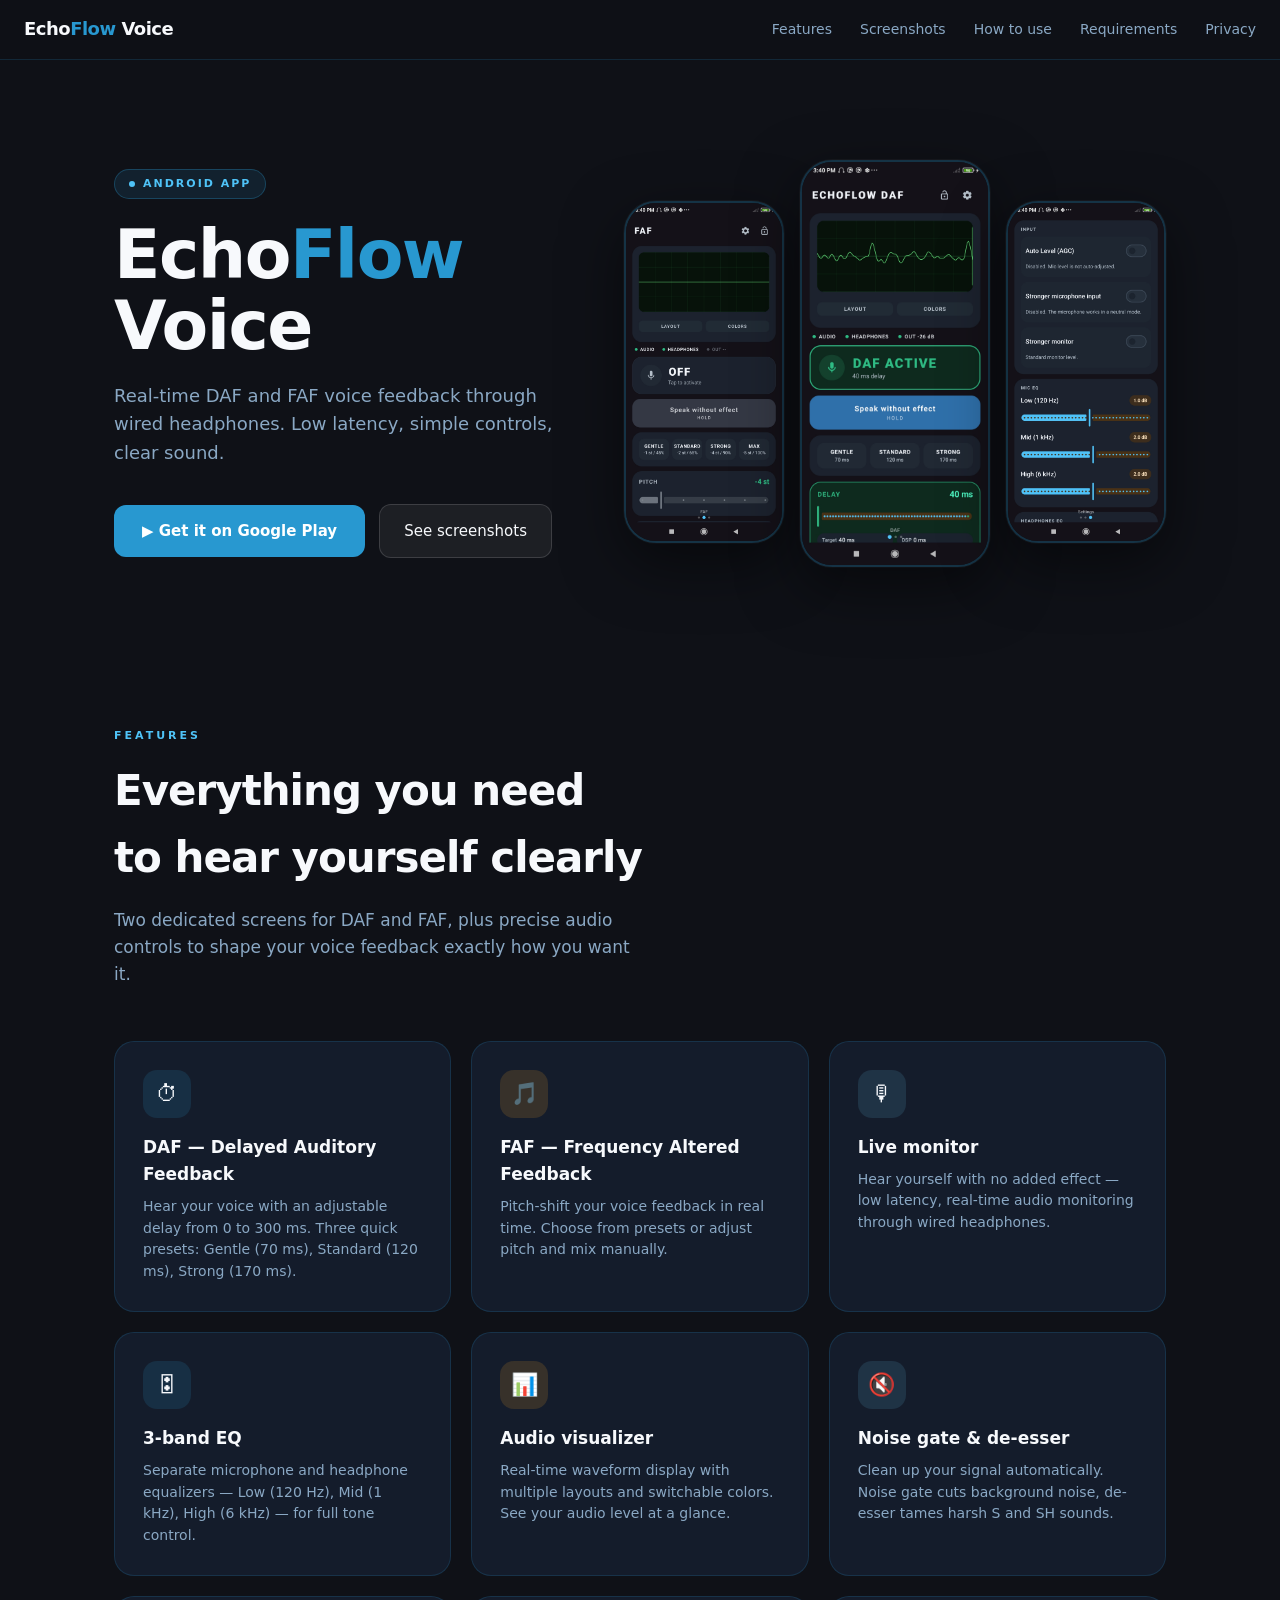
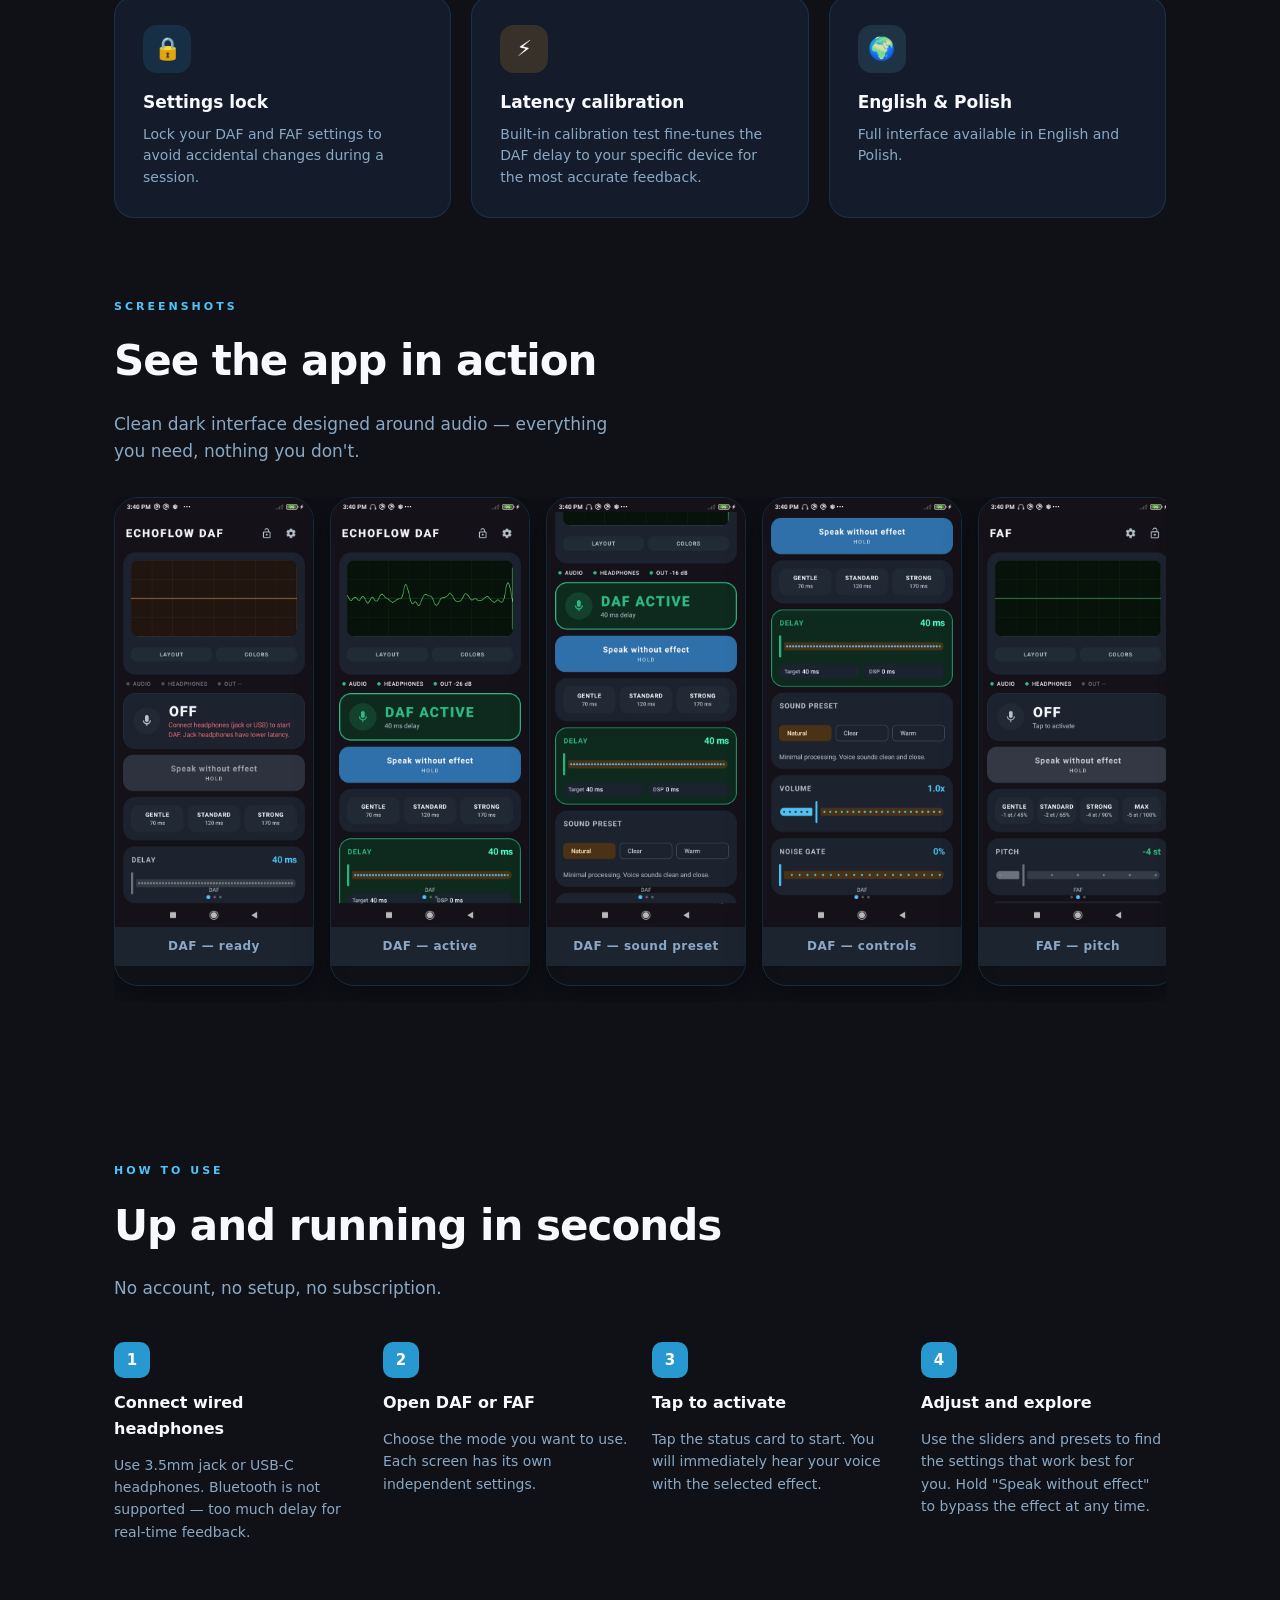
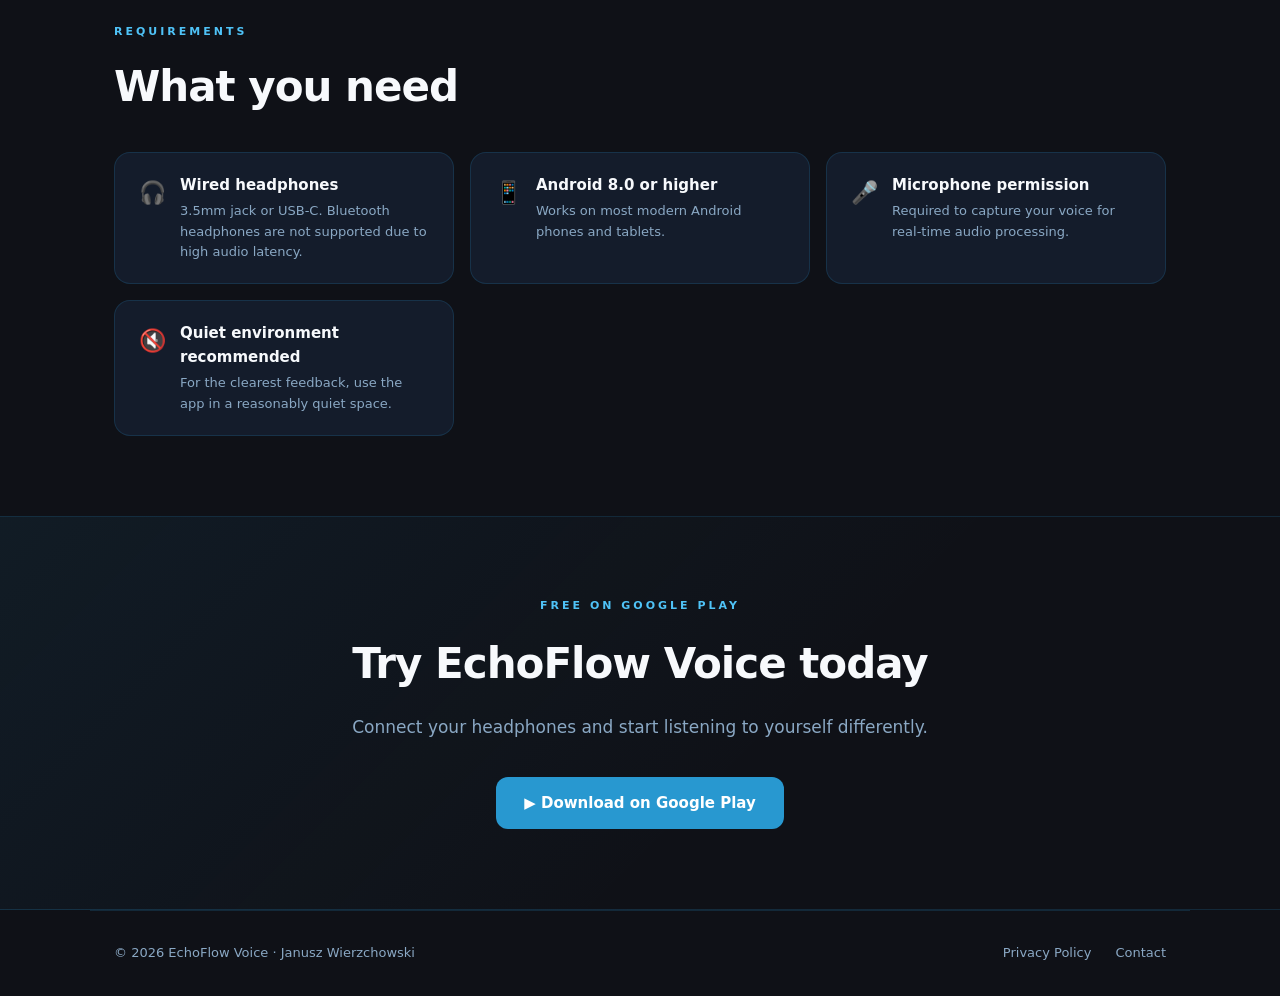
<file: index.html>
<!DOCTYPE html>
<html lang="en">
<head>
<meta charset="UTF-8">
<meta name="viewport" content="width=device-width, initial-scale=1.0">
<title>EchoFlow Voice — DAF & FAF Voice Feedback App</title>
<meta name="description" content="Real-time DAF and FAF voice feedback app for Android. Low latency audio, delayed auditory feedback, frequency altered feedback, wired headphones.">
<style>
  *, *::before, *::after { box-sizing: border-box; margin: 0; padding: 0; }

  :root {
    --bg:        #0F1117;
    --bg2:       #141C2B;
    --bg3:       #1C2430;
    --blue:      #2898D0;
    --blue-lt:   #4FC3F7;
    --orange:    #FFA726;
    --mint:      #6ED7FF;
    --white:     #F7F9FC;
    --gray:      #8AA8C4;
    --border:    rgba(40,152,208,0.18);
  }

  html { scroll-behavior: smooth; }

  body {
    background: var(--bg);
    color: var(--white);
    font-family: 'Segoe UI', system-ui, -apple-system, sans-serif;
    line-height: 1.6;
  }

  a { color: var(--blue-lt); text-decoration: none; }
  a:hover { text-decoration: underline; }

  /* NAV */
  nav {
    position: sticky; top: 0; z-index: 100;
    background: rgba(15,17,23,0.92);
    backdrop-filter: blur(12px);
    border-bottom: 1px solid var(--border);
    padding: 0 24px;
    display: flex; align-items: center; justify-content: space-between;
    height: 60px;
  }
  .nav-logo { font-size: 18px; font-weight: 700; color: var(--white); letter-spacing: -0.5px; }
  .nav-logo span { color: var(--blue); }
  .nav-links { display: flex; gap: 28px; }
  .nav-links a { color: var(--gray); font-size: 14px; font-weight: 500; }
  .nav-links a:hover { color: var(--white); text-decoration: none; }

  /* SECTIONS */
  section { padding: 80px 24px; max-width: 1100px; margin: 0 auto; }

  /* HERO */
  .hero {
    max-width: 1100px;
    margin: 0 auto;
    padding: 100px 24px 80px;
    display: flex;
    align-items: center;
    gap: 60px;
  }
  .hero-text { flex: 1; }
  .hero-badge {
    display: inline-flex; align-items: center; gap: 8px;
    background: rgba(40,152,208,0.12);
    border: 1px solid rgba(40,152,208,0.3);
    border-radius: 20px; padding: 5px 14px;
    font-size: 11px; font-weight: 600; letter-spacing: 2px;
    color: var(--blue-lt); text-transform: uppercase; margin-bottom: 20px;
  }
  .hero-badge-dot { width: 6px; height: 6px; background: var(--blue-lt); border-radius: 50%; }
  h1 { font-size: clamp(40px, 6vw, 68px); font-weight: 800; line-height: 1.05; letter-spacing: -1.5px; margin-bottom: 20px; }
  h1 span { color: var(--blue); }
  .hero-sub { font-size: 18px; color: var(--gray); margin-bottom: 36px; max-width: 460px; line-height: 1.6; }
  .hero-actions { display: flex; gap: 14px; flex-wrap: wrap; align-items: center; }
  .btn-primary {
    display: inline-flex; align-items: center; gap: 10px;
    background: var(--blue); color: #fff;
    padding: 14px 28px; border-radius: 12px;
    font-weight: 700; font-size: 15px;
    transition: background 0.2s;
  }
  .btn-primary:hover { background: var(--blue-lt); text-decoration: none; color: #0F1117; }
  .btn-secondary {
    display: inline-flex; align-items: center; gap: 8px;
    background: rgba(255,255,255,0.06);
    border: 1px solid rgba(255,255,255,0.14);
    color: var(--white); padding: 14px 24px; border-radius: 12px;
    font-weight: 500; font-size: 15px;
  }
  .btn-secondary:hover { background: rgba(255,255,255,0.1); text-decoration: none; }

  /* HERO PHONES */
  .hero-phones {
    display: flex; gap: 16px; align-items: flex-end;
    flex-shrink: 0;
  }
  .phone-wrap {
    width: 160px;
    border-radius: 32px;
    overflow: hidden;
    border: 2px solid rgba(40,152,208,0.25);
    box-shadow: 0 20px 60px rgba(0,0,0,0.5), 0 0 0 1px rgba(255,255,255,0.04);
  }
  .phone-wrap img { width: 100%; display: block; }
  .phone-wrap.main { width: 190px; }

  /* FEATURES */
  .section-label {
    font-size: 11px; font-weight: 700; letter-spacing: 3px;
    text-transform: uppercase; color: var(--blue-lt);
    margin-bottom: 12px;
  }
  h2 { font-size: clamp(28px, 4vw, 42px); font-weight: 800; letter-spacing: -1px; margin-bottom: 16px; }
  .section-sub { font-size: 17px; color: var(--gray); max-width: 520px; margin-bottom: 52px; }

  .features-grid {
    display: grid;
    grid-template-columns: repeat(auto-fill, minmax(280px, 1fr));
    gap: 20px;
  }
  .feature-card {
    background: var(--bg2);
    border: 1px solid var(--border);
    border-radius: 20px;
    padding: 28px;
  }
  .feature-icon {
    width: 48px; height: 48px; border-radius: 14px;
    background: rgba(40,152,208,0.15);
    display: flex; align-items: center; justify-content: center;
    margin-bottom: 16px; font-size: 22px;
  }
  .feature-icon.orange { background: rgba(255,167,38,0.15); }
  .feature-icon.green  { background: rgba(110,215,255,0.12); }
  .feature-card h3 { font-size: 17px; font-weight: 700; margin-bottom: 8px; }
  .feature-card p  { font-size: 14px; color: var(--gray); line-height: 1.55; }

  /* SCREENSHOTS */
  .screenshots-scroll {
    display: flex; gap: 16px; overflow-x: auto;
    padding-bottom: 16px;
    scrollbar-width: thin;
    scrollbar-color: var(--border) transparent;
  }
  .screenshots-scroll::-webkit-scrollbar { height: 4px; }
  .screenshots-scroll::-webkit-scrollbar-track { background: transparent; }
  .screenshots-scroll::-webkit-scrollbar-thumb { background: var(--border); border-radius: 4px; }
  .screenshot-item {
    flex-shrink: 0; width: 200px;
    border-radius: 24px; overflow: hidden;
    border: 1.5px solid rgba(40,152,208,0.2);
    box-shadow: 0 8px 32px rgba(0,0,0,0.4);
  }
  .screenshot-item img { width: 100%; display: block; }
  .screenshot-label {
    background: var(--bg3); padding: 10px 14px;
    font-size: 12px; font-weight: 600; color: var(--gray);
    letter-spacing: 0.5px; text-align: center;
  }

  /* HOW IT WORKS */
  .how-grid {
    display: grid; grid-template-columns: repeat(auto-fill, minmax(220px, 1fr));
    gap: 24px;
  }
  .how-step {
    display: flex; flex-direction: column; gap: 12px;
  }
  .step-num {
    width: 36px; height: 36px; border-radius: 10px;
    background: var(--blue); color: #fff;
    display: flex; align-items: center; justify-content: center;
    font-size: 15px; font-weight: 800;
  }
  .how-step h3 { font-size: 16px; font-weight: 700; }
  .how-step p  { font-size: 14px; color: var(--gray); }

  /* REQUIREMENTS */
  .req-grid {
    display: grid; grid-template-columns: repeat(auto-fill, minmax(260px, 1fr));
    gap: 16px;
  }
  .req-card {
    background: var(--bg2); border: 1px solid var(--border);
    border-radius: 16px; padding: 20px 24px;
    display: flex; gap: 14px; align-items: flex-start;
  }
  .req-icon { font-size: 22px; flex-shrink: 0; margin-top: 2px; }
  .req-card h4 { font-size: 15px; font-weight: 700; margin-bottom: 4px; }
  .req-card p  { font-size: 13px; color: var(--gray); }

  /* DIVIDER */
  hr { border: none; border-top: 1px solid var(--border); }

  /* CTA */
  .cta-section {
    text-align: center; padding: 80px 24px;
    background: linear-gradient(135deg, rgba(40,152,208,0.08) 0%, transparent 60%);
    border-top: 1px solid var(--border);
    border-bottom: 1px solid var(--border);
  }
  .cta-section h2 { margin-bottom: 16px; }
  .cta-section p  { color: var(--gray); margin-bottom: 36px; font-size: 17px; }

  /* FOOTER */
  footer {
    padding: 32px 24px;
    border-top: 1px solid var(--border);
    display: flex; align-items: center; justify-content: space-between;
    flex-wrap: wrap; gap: 16px;
    max-width: 1100px; margin: 0 auto;
    font-size: 13px; color: var(--gray);
  }
  footer a { color: var(--gray); }
  footer a:hover { color: var(--white); }

  /* RESPONSIVE */
  @media (max-width: 768px) {
    .hero { flex-direction: column; padding: 60px 20px 40px; }
    .hero-phones { justify-content: center; }
    .phone-wrap { width: 130px; }
    .phone-wrap.main { width: 155px; }
    nav .nav-links { display: none; }
    footer { justify-content: center; text-align: center; }
  }
</style>
</head>
<body>

<!-- NAV -->
<nav>
  <div class="nav-logo">Echo<span>Flow</span> Voice</div>
  <div class="nav-links">
    <a href="#features">Features</a>
    <a href="#screenshots">Screenshots</a>
    <a href="#how">How to use</a>
    <a href="#requirements">Requirements</a>
    <a href="privacy.html">Privacy</a>
  </div>
</nav>

<!-- HERO -->
<div class="hero">
  <div class="hero-text">
    <div class="hero-badge"><div class="hero-badge-dot"></div>Android App</div>
    <h1>Echo<span>Flow</span><br>Voice</h1>
    <p class="hero-sub">Real-time DAF and FAF voice feedback through wired headphones. Low latency, simple controls, clear sound.</p>
    <div class="hero-actions">
      <a class="btn-primary" href="https://play.google.com/store/apps/details?id=com.iwelautomatyka.echoflowaudio" target="_blank">
        ▶ Get it on Google Play
      </a>
      <a class="btn-secondary" href="#screenshots">See screenshots</a>
    </div>
  </div>
  <div class="hero-phones">
    <div class="phone-wrap" style="margin-bottom: 24px;">
      <img src="screenshots/s5.jpg" alt="EchoFlow FAF screen">
    </div>
    <div class="phone-wrap main">
      <img src="screenshots/s2.jpg" alt="EchoFlow DAF active">
    </div>
    <div class="phone-wrap" style="margin-bottom: 24px;">
      <img src="screenshots/s7.jpg" alt="EchoFlow Settings">
    </div>
  </div>
</div>

<!-- FEATURES -->
<section id="features">
  <div class="section-label">Features</div>
  <h2>Everything you need<br>to hear yourself clearly</h2>
  <p class="section-sub">Two dedicated screens for DAF and FAF, plus precise audio controls to shape your voice feedback exactly how you want it.</p>

  <div class="features-grid">
    <div class="feature-card">
      <div class="feature-icon">⏱</div>
      <h3>DAF — Delayed Auditory Feedback</h3>
      <p>Hear your voice with an adjustable delay from 0 to 300 ms. Three quick presets: Gentle (70 ms), Standard (120 ms), Strong (170 ms).</p>
    </div>
    <div class="feature-card">
      <div class="feature-icon orange">🎵</div>
      <h3>FAF — Frequency Altered Feedback</h3>
      <p>Pitch-shift your voice feedback in real time. Choose from presets or adjust pitch and mix manually.</p>
    </div>
    <div class="feature-card">
      <div class="feature-icon green">🎙</div>
      <h3>Live monitor</h3>
      <p>Hear yourself with no added effect — low latency, real-time audio monitoring through wired headphones.</p>
    </div>
    <div class="feature-card">
      <div class="feature-icon">🎛</div>
      <h3>3-band EQ</h3>
      <p>Separate microphone and headphone equalizers — Low (120 Hz), Mid (1 kHz), High (6 kHz) — for full tone control.</p>
    </div>
    <div class="feature-card">
      <div class="feature-icon orange">📊</div>
      <h3>Audio visualizer</h3>
      <p>Real-time waveform display with multiple layouts and switchable colors. See your audio level at a glance.</p>
    </div>
    <div class="feature-card">
      <div class="feature-icon green">🔇</div>
      <h3>Noise gate & de-esser</h3>
      <p>Clean up your signal automatically. Noise gate cuts background noise, de-esser tames harsh S and SH sounds.</p>
    </div>
    <div class="feature-card">
      <div class="feature-icon">🔒</div>
      <h3>Settings lock</h3>
      <p>Lock your DAF and FAF settings to avoid accidental changes during a session.</p>
    </div>
    <div class="feature-card">
      <div class="feature-icon orange">⚡</div>
      <h3>Latency calibration</h3>
      <p>Built-in calibration test fine-tunes the DAF delay to your specific device for the most accurate feedback.</p>
    </div>
    <div class="feature-card">
      <div class="feature-icon green">🌍</div>
      <h3>English & Polish</h3>
      <p>Full interface available in English and Polish.</p>
    </div>
  </div>
</section>

<!-- SCREENSHOTS -->
<section id="screenshots" style="padding-top: 0;">
  <div class="section-label">Screenshots</div>
  <h2>See the app in action</h2>
  <p class="section-sub" style="margin-bottom: 32px;">Clean dark interface designed around audio — everything you need, nothing you don't.</p>

  <div class="screenshots-scroll">
    <div class="screenshot-item">
      <img src="screenshots/s1.jpg" alt="DAF screen — off state">
      <div class="screenshot-label">DAF — ready</div>
    </div>
    <div class="screenshot-item">
      <img src="screenshots/s2.jpg" alt="DAF active with waveform">
      <div class="screenshot-label">DAF — active</div>
    </div>
    <div class="screenshot-item">
      <img src="screenshots/s3.jpg" alt="DAF with sound presets">
      <div class="screenshot-label">DAF — sound preset</div>
    </div>
    <div class="screenshot-item">
      <img src="screenshots/s4.jpg" alt="DAF delay and volume controls">
      <div class="screenshot-label">DAF — controls</div>
    </div>
    <div class="screenshot-item">
      <img src="screenshots/s5.jpg" alt="FAF screen">
      <div class="screenshot-label">FAF — pitch</div>
    </div>
    <div class="screenshot-item">
      <img src="screenshots/s6.jpg" alt="FAF controls">
      <div class="screenshot-label">FAF — controls</div>
    </div>
    <div class="screenshot-item">
      <img src="screenshots/s7.jpg" alt="Settings — Input and EQ">
      <div class="screenshot-label">Settings — EQ</div>
    </div>
    <div class="screenshot-item">
      <img src="screenshots/s8.jpg" alt="Settings — Headphones EQ">
      <div class="screenshot-label">Settings — Headphones EQ</div>
    </div>
    <div class="screenshot-item">
      <img src="screenshots/s9.jpg" alt="Settings — Latency calibration">
      <div class="screenshot-label">Settings — Latency</div>
    </div>
  </div>
</section>

<!-- HOW TO USE -->
<section id="how">
  <div class="section-label">How to use</div>
  <h2>Up and running in seconds</h2>
  <p class="section-sub" style="margin-bottom: 40px;">No account, no setup, no subscription.</p>
  <div class="how-grid">
    <div class="how-step">
      <div class="step-num">1</div>
      <h3>Connect wired headphones</h3>
      <p>Use 3.5mm jack or USB-C headphones. Bluetooth is not supported — too much delay for real-time feedback.</p>
    </div>
    <div class="how-step">
      <div class="step-num">2</div>
      <h3>Open DAF or FAF</h3>
      <p>Choose the mode you want to use. Each screen has its own independent settings.</p>
    </div>
    <div class="how-step">
      <div class="step-num">3</div>
      <h3>Tap to activate</h3>
      <p>Tap the status card to start. You will immediately hear your voice with the selected effect.</p>
    </div>
    <div class="how-step">
      <div class="step-num">4</div>
      <h3>Adjust and explore</h3>
      <p>Use the sliders and presets to find the settings that work best for you. Hold "Speak without effect" to bypass the effect at any time.</p>
    </div>
  </div>
</section>

<!-- REQUIREMENTS -->
<section id="requirements" style="padding-top: 0;">
  <div class="section-label">Requirements</div>
  <h2>What you need</h2>
  <p class="section-sub" style="margin-bottom: 32px;"></p>
  <div class="req-grid">
    <div class="req-card">
      <div class="req-icon">🎧</div>
      <div>
        <h4>Wired headphones</h4>
        <p>3.5mm jack or USB-C. Bluetooth headphones are not supported due to high audio latency.</p>
      </div>
    </div>
    <div class="req-card">
      <div class="req-icon">📱</div>
      <div>
        <h4>Android 8.0 or higher</h4>
        <p>Works on most modern Android phones and tablets.</p>
      </div>
    </div>
    <div class="req-card">
      <div class="req-icon">🎤</div>
      <div>
        <h4>Microphone permission</h4>
        <p>Required to capture your voice for real-time audio processing.</p>
      </div>
    </div>
    <div class="req-card">
      <div class="req-icon">🔇</div>
      <div>
        <h4>Quiet environment recommended</h4>
        <p>For the clearest feedback, use the app in a reasonably quiet space.</p>
      </div>
    </div>
  </div>
</section>

<!-- CTA -->
<div class="cta-section">
  <div class="section-label" style="margin-bottom: 16px;">Free on Google Play</div>
  <h2>Try EchoFlow Voice today</h2>
  <p>Connect your headphones and start listening to yourself differently.</p>
  <a class="btn-primary" href="https://play.google.com/store/apps/details?id=com.iwelautomatyka.echoflowaudio" target="_blank" style="display: inline-flex;">
    ▶ Download on Google Play
  </a>
</div>

<!-- FOOTER -->
<footer>
  <div>© 2026 EchoFlow Voice · Janusz Wierzchowski</div>
  <div style="display: flex; gap: 24px;">
    <a href="privacy.html">Privacy Policy</a>
    <a href="mailto:iwelautomatyka@gmail.com">Contact</a>
  </div>
</footer>

</body>
</html>
</file>
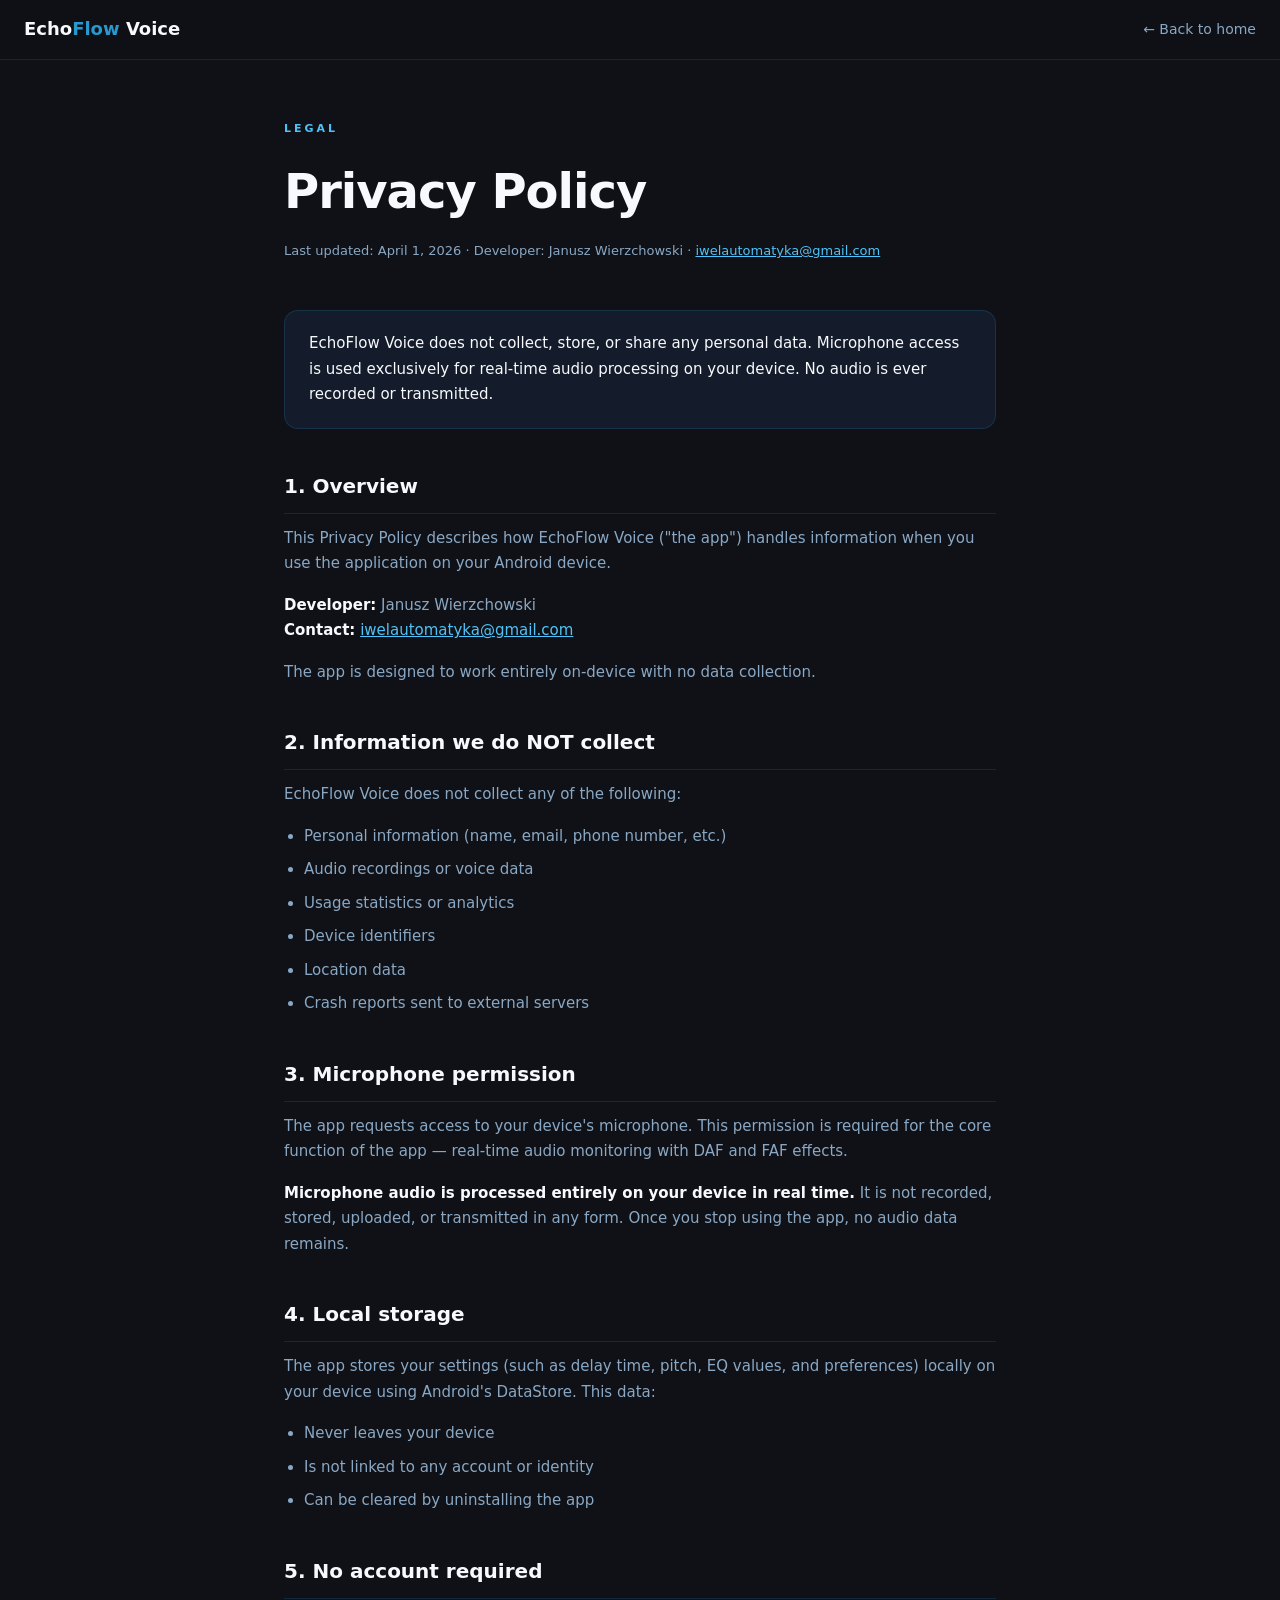
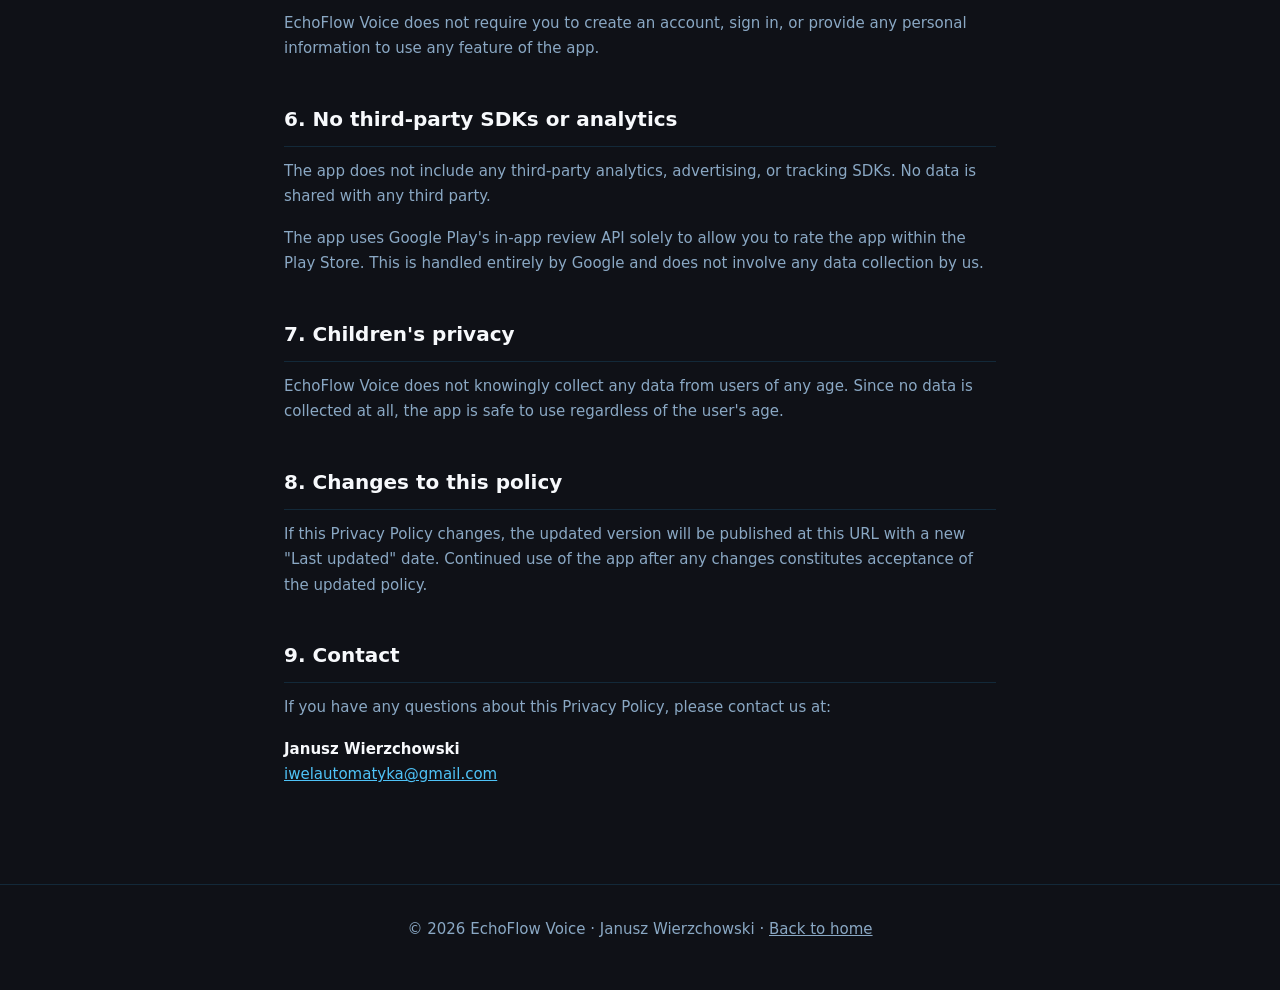
<file: privacy.html>
<!DOCTYPE html>
<html lang="en">
<head>
<meta charset="UTF-8">
<meta name="viewport" content="width=device-width, initial-scale=1.0">
<title>Privacy Policy — EchoFlow Voice</title>
<meta name="description" content="Privacy Policy for EchoFlow Voice Android app.">
<style>
  *, *::before, *::after { box-sizing: border-box; margin: 0; padding: 0; }
  :root {
    --bg: #0F1117; --bg2: #141C2B; --blue: #2898D0; --blue-lt: #4FC3F7;
    --white: #F7F9FC; --gray: #8AA8C4; --border: rgba(40,152,208,0.18);
  }
  body {
    background: var(--bg); color: var(--white);
    font-family: 'Segoe UI', system-ui, -apple-system, sans-serif;
    line-height: 1.7;
  }
  a { color: var(--blue-lt); }

  nav {
    position: sticky; top: 0; z-index: 100;
    background: rgba(15,17,23,0.92); backdrop-filter: blur(12px);
    border-bottom: 1px solid var(--border);
    padding: 0 24px; display: flex; align-items: center;
    justify-content: space-between; height: 60px;
  }
  .nav-logo { font-size: 18px; font-weight: 700; color: var(--white); }
  .nav-logo span { color: var(--blue); }
  .nav-back { color: var(--gray); font-size: 14px; text-decoration: none; }
  .nav-back:hover { color: var(--white); }

  .content {
    max-width: 760px; margin: 0 auto;
    padding: 60px 24px 80px;
  }

  .label {
    font-size: 11px; font-weight: 700; letter-spacing: 3px;
    text-transform: uppercase; color: var(--blue-lt); margin-bottom: 12px;
  }
  h1 { font-size: clamp(28px, 5vw, 48px); font-weight: 800; letter-spacing: -1px; margin-bottom: 8px; }
  .updated { font-size: 13px; color: var(--gray); margin-bottom: 48px; }

  h2 {
    font-size: 20px; font-weight: 700; margin: 40px 0 12px;
    padding-bottom: 10px; border-bottom: 1px solid var(--border);
    color: var(--white);
  }
  p { color: var(--gray); margin-bottom: 16px; font-size: 15px; }
  ul { color: var(--gray); padding-left: 20px; margin-bottom: 16px; }
  li { margin-bottom: 8px; font-size: 15px; }
  strong { color: var(--white); }

  .highlight {
    background: var(--bg2); border: 1px solid var(--border);
    border-radius: 14px; padding: 20px 24px; margin: 24px 0;
  }
  .highlight p { margin: 0; color: var(--white); font-size: 15px; }

  footer {
    padding: 32px 24px; border-top: 1px solid var(--border);
    text-align: center; font-size: 13px; color: var(--gray);
  }
  footer a { color: var(--gray); }
</style>
</head>
<body>

<nav>
  <div class="nav-logo">Echo<span>Flow</span> Voice</div>
  <a class="nav-back" href="index.html">← Back to home</a>
</nav>

<div class="content">
  <div class="label">Legal</div>
  <h1>Privacy Policy</h1>
  <p class="updated">Last updated: April 1, 2026 · Developer: Janusz Wierzchowski · <a href="mailto:iwelautomatyka@gmail.com">iwelautomatyka@gmail.com</a></p>

  <div class="highlight">
    <p>EchoFlow Voice does not collect, store, or share any personal data. Microphone access is used exclusively for real-time audio processing on your device. No audio is ever recorded or transmitted.</p>
  </div>

  <h2>1. Overview</h2>
  <p>This Privacy Policy describes how EchoFlow Voice ("the app") handles information when you use the application on your Android device.</p>
  <p><strong>Developer:</strong> Janusz Wierzchowski<br>
  <strong>Contact:</strong> <a href="mailto:iwelautomatyka@gmail.com">iwelautomatyka@gmail.com</a></p>
  <p>The app is designed to work entirely on-device with no data collection.</p>

  <h2>2. Information we do NOT collect</h2>
  <p>EchoFlow Voice does not collect any of the following:</p>
  <ul>
    <li>Personal information (name, email, phone number, etc.)</li>
    <li>Audio recordings or voice data</li>
    <li>Usage statistics or analytics</li>
    <li>Device identifiers</li>
    <li>Location data</li>
    <li>Crash reports sent to external servers</li>
  </ul>

  <h2>3. Microphone permission</h2>
  <p>The app requests access to your device's microphone. This permission is required for the core function of the app — real-time audio monitoring with DAF and FAF effects.</p>
  <p><strong>Microphone audio is processed entirely on your device in real time.</strong> It is not recorded, stored, uploaded, or transmitted in any form. Once you stop using the app, no audio data remains.</p>

  <h2>4. Local storage</h2>
  <p>The app stores your settings (such as delay time, pitch, EQ values, and preferences) locally on your device using Android's DataStore. This data:</p>
  <ul>
    <li>Never leaves your device</li>
    <li>Is not linked to any account or identity</li>
    <li>Can be cleared by uninstalling the app</li>
  </ul>

  <h2>5. No account required</h2>
  <p>EchoFlow Voice does not require you to create an account, sign in, or provide any personal information to use any feature of the app.</p>

  <h2>6. No third-party SDKs or analytics</h2>
  <p>The app does not include any third-party analytics, advertising, or tracking SDKs. No data is shared with any third party.</p>
  <p>The app uses Google Play's in-app review API solely to allow you to rate the app within the Play Store. This is handled entirely by Google and does not involve any data collection by us.</p>

  <h2>7. Children's privacy</h2>
  <p>EchoFlow Voice does not knowingly collect any data from users of any age. Since no data is collected at all, the app is safe to use regardless of the user's age.</p>

  <h2>8. Changes to this policy</h2>
  <p>If this Privacy Policy changes, the updated version will be published at this URL with a new "Last updated" date. Continued use of the app after any changes constitutes acceptance of the updated policy.</p>

  <h2>9. Contact</h2>
  <p>If you have any questions about this Privacy Policy, please contact us at:</p>
  <p><strong>Janusz Wierzchowski</strong><br>
  <a href="mailto:iwelautomatyka@gmail.com">iwelautomatyka@gmail.com</a></p>

</div>

<footer>
  <p>© 2026 EchoFlow Voice · Janusz Wierzchowski · <a href="index.html">Back to home</a></p>
</footer>

</body>
</html>
</file>
